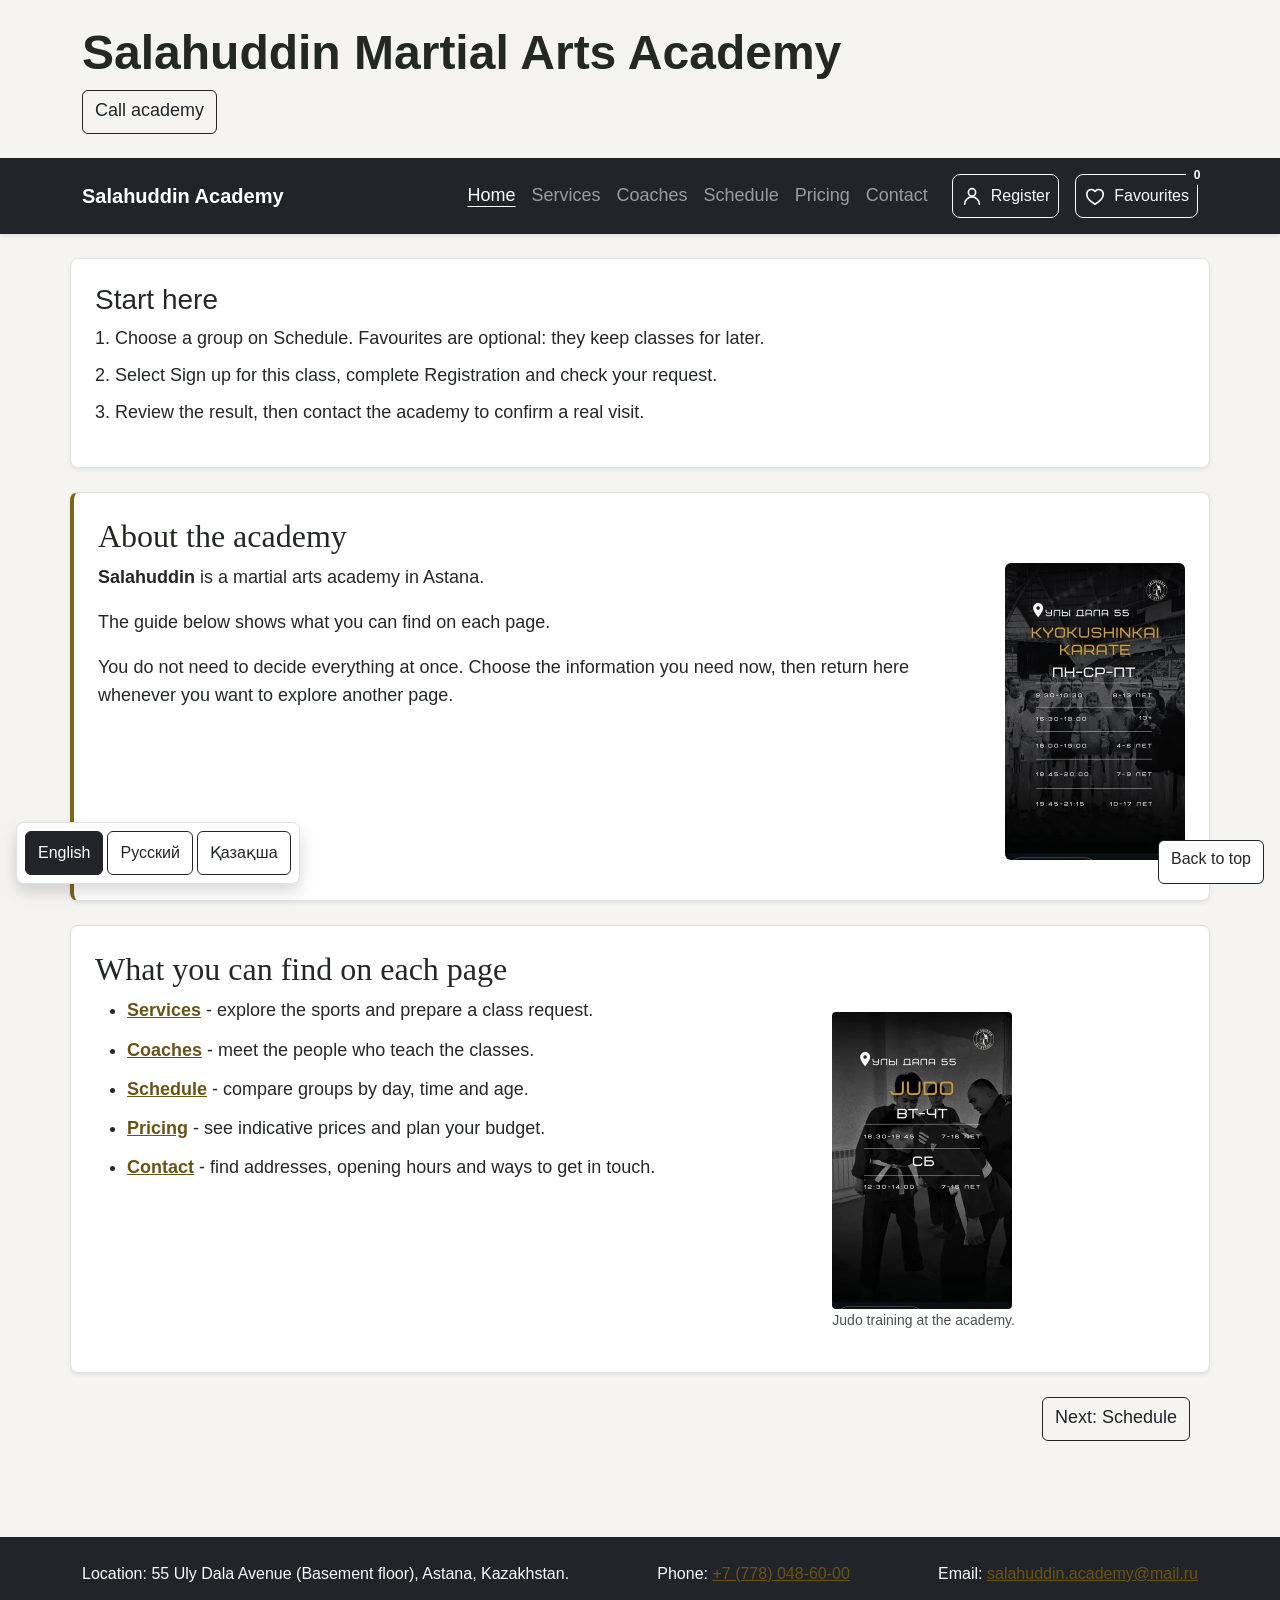
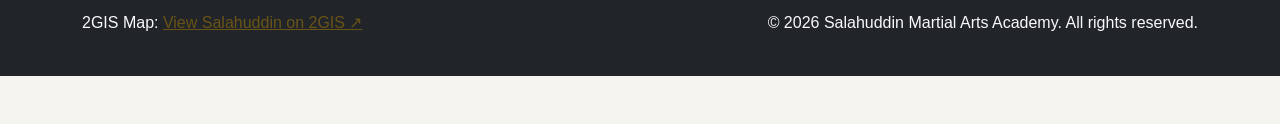
<file: index.html>
<!DOCTYPE html>
<html lang="en">
<head>
    <meta charset="UTF-8">
    <meta name="viewport" content="width=device-width, initial-scale=1.0">
    <meta name="description" content="Salahuddin Martial Arts Academy in Astana. Addresses, published class information and contacts.">
    <title>Salahuddin Academy | Home</title>

    <link href="https://cdn.jsdelivr.net/npm/bootstrap@5.3.3/dist/css/bootstrap.min.css" rel="stylesheet">
    <link rel="stylesheet" href="css/style.css">
</head>
<body>
    <a class="skip-link" href="#main-content">Skip to content</a>

    <header class="container pt-4 pb-3" id="top">
        <h1 class="display-5 fw-bold">Salahuddin Martial Arts Academy</h1>
    </header>


    <nav class="navbar navbar-expand-lg navbar-dark bg-dark shadow-sm" aria-label="Main navigation">
        <div class="container">
            <a class="navbar-brand fw-semibold" href="index.html">Salahuddin Academy</a>
            <button id="menu-toggle" class="navbar-toggler" type="button" data-bs-toggle="collapse" data-bs-target="#academyNavbar" aria-controls="academyNavbar" aria-expanded="false" aria-label="Toggle navigation">
                <span class="navbar-toggler-icon"></span>
            </button>
            <div class="collapse navbar-collapse" id="academyNavbar">
                <ul class="navbar-nav ms-auto">
                    <li class="nav-item"><a class="nav-link active" aria-current="page" href="index.html">Home</a></li>
                    <li class="nav-item"><a class="nav-link" href="services.html">Services</a></li>
                    <li class="nav-item"><a class="nav-link" href="coaches.html">Coaches</a></li>
                    <li class="nav-item"><a class="nav-link" href="schedule.html">Schedule</a></li>
                    <li class="nav-item"><a class="nav-link" href="pricing.html">Pricing</a></li>
                    <li class="nav-item"><a class="nav-link" href="contact.html">Contact</a></li>
                </ul>
            </div>
        </div>
    </nav>

    <main class="container py-4" id="main-content">

        <div class="row g-4">
        <article class="content-panel col-12 bg-white border rounded-3 shadow-sm p-4" id="about-club">
            <h2>About the academy</h2>
            <p><img width="360" height="594" loading="eager" decoding="async" class="img-fluid poster-thumb rounded d-block d-md-inline float-md-end ms-md-4 mb-3" src="images/uly-dala-karate-cropped.webp" alt="Karate group shown on the academy timetable">
                <strong>Salahuddin</strong> is a martial arts academy in Astana.</p>
            <p>The guide below shows what you can find on each page.</p>
            <p class="mb-0">You do not need to decide everything at once. Choose the information you need now, then return here whenever you want to explore another page.</p>
        </article>
        <section class="content-panel col-12 bg-white border rounded-3 shadow-sm p-4" aria-labelledby="home-page-guide-title">
            <h2 id="home-page-guide-title">What you can find on each page</h2>

            <div class="row g-3 align-items-start">
            <div class="col-12 col-md-8">
            <ul class="mb-0" id="home-explore-links">
                <li><a href="services.html">Services</a> - explore the sports and prepare a class request.</li>
                <li><a href="coaches.html">Coaches</a> - meet the people who teach the classes.</li>
                <li><a href="schedule.html">Schedule</a> - compare groups by day, time and age.</li>
                <li><a href="pricing.html">Pricing</a> - see indicative prices and plan your budget.</li>
                <li><a href="contact.html">Contact</a> - find addresses, opening hours and ways to get in touch.</li>
            </ul>
            </div>
            <div class="col-12 col-md-4">
            <figure>
                <img class="poster-thumb" width="360" height="594" loading="lazy" decoding="async" src="images/uly-dala-judo-cropped.webp" alt="Academy judo timetable for Uly Dala 55 with a group photograph">
                <figcaption>Judo training at the academy.</figcaption>
            </figure>
            </div>
            </div>
        </section>


            </div>
</main>

    <footer class="container-fluid bg-dark text-light mt-5 py-4">
        <div class="container text-center text-md-start d-flex flex-column flex-md-row flex-wrap gap-2 justify-content-between">
        <p>Location: 55 Uly Dala Avenue (Basement floor), Astana, Kazakhstan.</p>
            <p>Phone: <a href="tel:+77780486000">+7 (778) 048-60-00</a></p>
            <p>Email: <a href="mailto:salahuddin.academy@mail.ru">salahuddin.academy@mail.ru</a></p>
        <p>2GIS Map: <a href="https://2gis.kz/astana/firm/70000001078856416" target="_blank" rel="noopener noreferrer">View Salahuddin on 2GIS<span aria-hidden="true"> ↗</span><span class="visually-hidden"> (Opens in a new tab)</span></a></p>
            <p>&copy; 2026 Salahuddin Martial Arts Academy. All rights reserved.</p>
        </div>
    </footer>
    <a class="btn btn-outline-dark back-to-top" href="#top">Back to top</a>
    <script src="https://cdn.jsdelivr.net/npm/bootstrap@5.3.3/dist/js/bootstrap.bundle.min.js"></script>
    <script src="js/main.js" defer></script>
    <script src="js/language.js" defer></script>
</body>
</html>
</file>
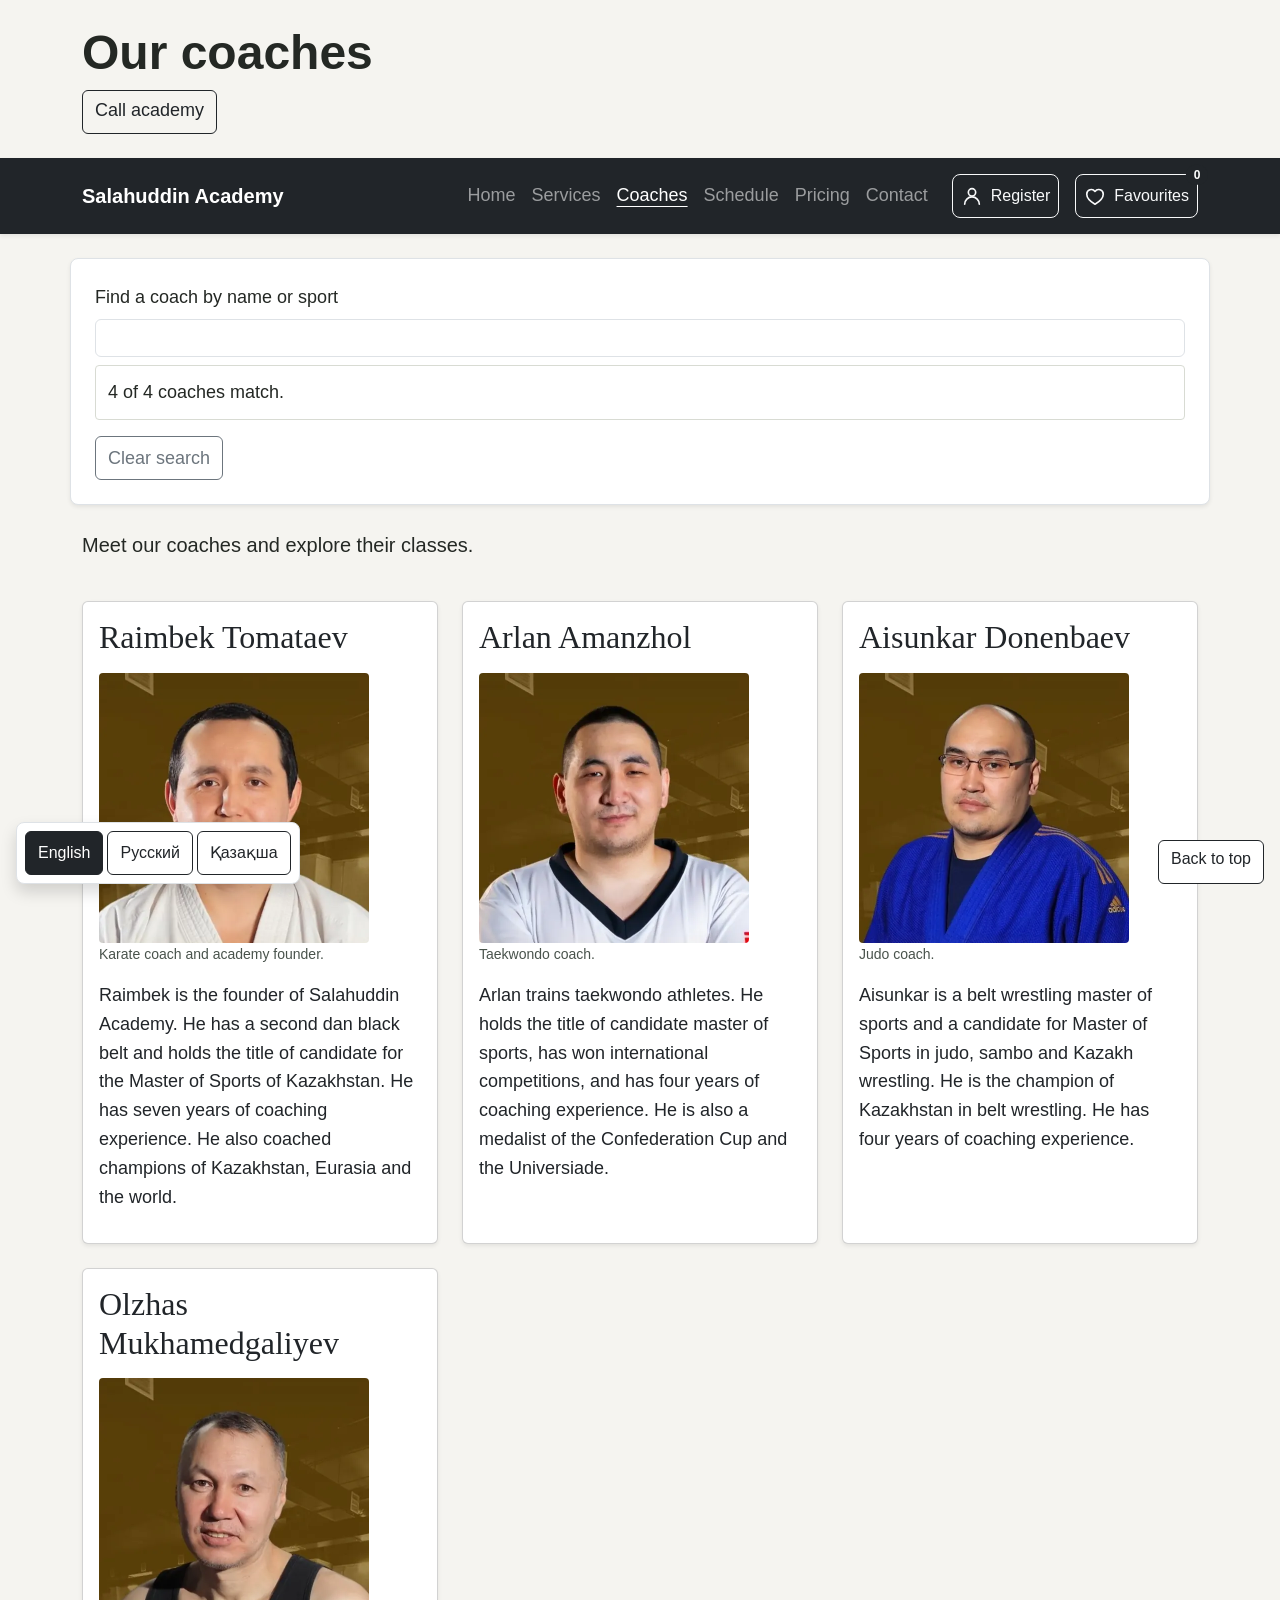
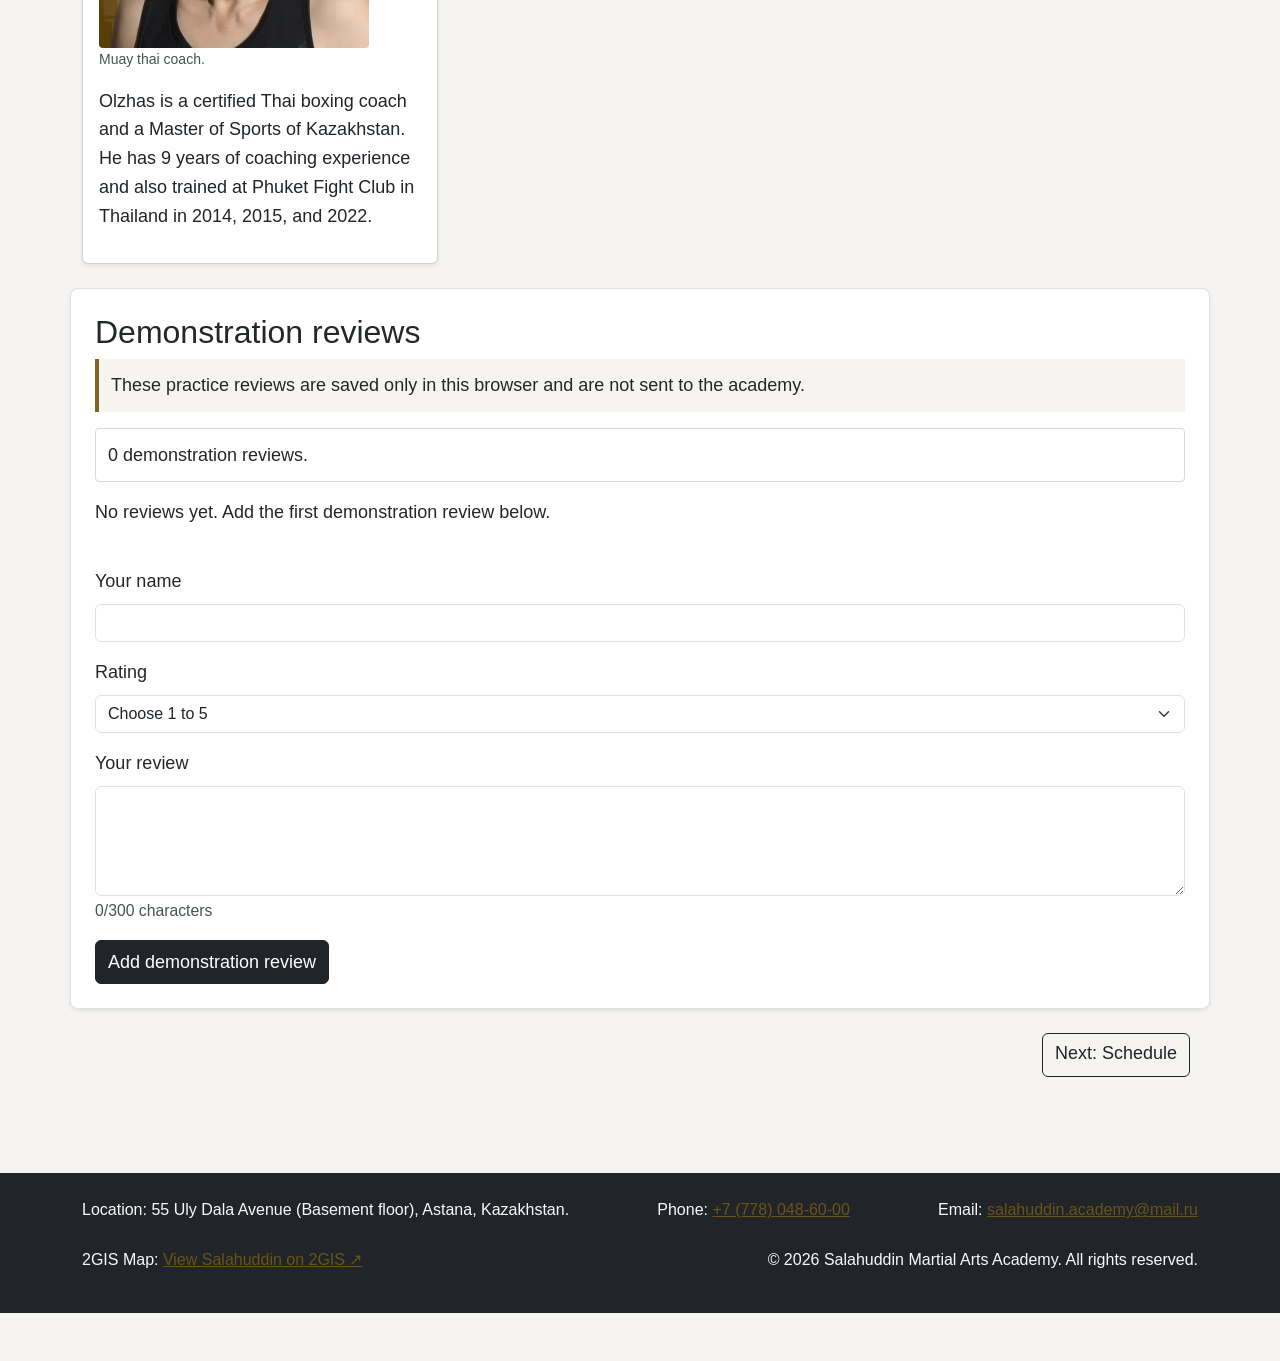
<file: coaches.html>
<!DOCTYPE html>
<html lang="en">
<head>
    <meta charset="UTF-8">
    <meta name="viewport" content="width=device-width, initial-scale=1.0">
    <meta name="description" content="Our coaches in Astana. Addresses, published class information and contacts.">
    <title>Salahuddin Academy | Coaches</title>

    <link href="https://cdn.jsdelivr.net/npm/bootstrap@5.3.3/dist/css/bootstrap.min.css" rel="stylesheet">
    <link rel="stylesheet" href="css/style.css">
</head>
<body>
    <a class="skip-link" href="#main-content">Skip to content</a>



    <header class="container pt-4 pb-3" id="top">
        <h1 class="display-5 fw-bold">Our coaches</h1>
    </header>


    <nav class="navbar navbar-expand-lg navbar-dark bg-dark shadow-sm" aria-label="Main navigation">
        <div class="container">
            <a class="navbar-brand fw-semibold" href="index.html">Salahuddin Academy</a>
            <button id="menu-toggle" class="navbar-toggler" type="button" data-bs-toggle="collapse" data-bs-target="#academyNavbar" aria-controls="academyNavbar" aria-expanded="false" aria-label="Toggle navigation">
                <span class="navbar-toggler-icon"></span>
            </button>
            <div class="collapse navbar-collapse" id="academyNavbar">
                <ul class="navbar-nav ms-auto">
                    <li class="nav-item"><a class="nav-link" href="index.html">Home</a></li>
                    <li class="nav-item"><a class="nav-link" href="services.html">Services</a></li>
                    <li class="nav-item"><a class="nav-link active" aria-current="page" href="coaches.html">Coaches</a></li>
                    <li class="nav-item"><a class="nav-link" href="schedule.html">Schedule</a></li>
                    <li class="nav-item"><a class="nav-link" href="pricing.html">Pricing</a></li>
                    <li class="nav-item"><a class="nav-link" href="contact.html">Contact</a></li>
                </ul>
            </div>
        </div>
    </nav>

    <main class="container py-4" id="main-content">
        <div class="row g-4">

        <p class="lead col-12 text-center text-md-start">Meet our coaches and explore their classes.</p>
       <article class="content-panel col-12 col-md-6 col-lg-4"><div class="card shadow-sm h-100"><div class="card-body">
            <h2>Raimbek Tomataev</h2>
            <figure class="poster">
                <img width="540" height="540" loading="lazy" decoding="async" src="images/raimbek-karate-cropped.webp" alt="Coach in martial arts uniform">
                <figcaption>Karate coach and academy founder.</figcaption>
            </figure>
            <p>Raimbek is the founder of Salahuddin Academy. He has a second dan black belt and holds the title of candidate for the Master of Sports of Kazakhstan. He has seven years of coaching experience. He also coached champions of Kazakhstan, Eurasia and the world.</p>

            </div></div></article>
        <article class="content-panel col-12 col-md-6 col-lg-4"><div class="card shadow-sm h-100"><div class="card-body">
            <h2>Arlan Amanzhol</h2>
            <figure class="poster">
                <img width="540" height="540" loading="lazy" decoding="async" src="images/arman-taekwondo-cropped.webp" alt="Coach in martial arts uniform">
                <figcaption>Taekwondo coach.</figcaption>
            </figure>
            <p>Arlan trains taekwondo athletes. He holds the title of candidate master of sports, has won international competitions, and has four years of coaching experience.
                He is also a medalist of the Confederation Cup and the Universiade.</p>

            </div></div></article>
        <article class="content-panel col-12 col-md-6 col-lg-4"><div class="card shadow-sm h-100"><div class="card-body">
            <h2>Aisunkar Donenbaev</h2>
            <figure class="poster">
                <img width="540" height="540" loading="lazy" decoding="async" src="images/aisunkar-judo-cropped.webp" alt="Coach in martial arts uniform">
                <figcaption>Judo coach.</figcaption>
            </figure>
            <p>Aisunkar is a belt wrestling master of sports and a candidate for Master of Sports in judo, sambo and Kazakh wrestling. He is the champion of Kazakhstan in belt wrestling. He has four years of coaching experience.</p>

            </div></div></article>
        <article class="content-panel col-12 col-md-6 col-lg-4"><div class="card shadow-sm h-100"><div class="card-body">
            <h2>Olzhas Mukhamedgaliyev</h2>
            <figure class="poster">
                <img width="540" height="540" loading="lazy" decoding="async" src="images/olzhas-muay-thai-cropped.webp" alt="Coach in martial arts uniform">
                <figcaption>Muay thai coach.</figcaption>
            </figure>
            <p>Olzhas is a certified Thai boxing coach and a Master of Sports of Kazakhstan.
                He has 9 years of coaching experience and also trained at Phuket Fight Club in Thailand in 2014, 2015, and 2022.</p>


            </div></div></article>
            </div>
</main>

    <footer class="container-fluid bg-dark text-light mt-5 py-4">
        <div class="container text-center text-md-start d-flex flex-column flex-md-row flex-wrap gap-2 justify-content-between">
        <p>Location: 55 Uly Dala Avenue (Basement floor), Astana, Kazakhstan.</p>
        <p>Phone: <a href="tel:+77780486000">+7 (778) 048-60-00</a></p>
        <p>Email: <a href="mailto:salahuddin.academy@mail.ru">salahuddin.academy@mail.ru</a></p>
        <p>2GIS Map: <a href="https://2gis.kz/astana/firm/70000001078856416" target="_blank" rel="noopener noreferrer">View Salahuddin on 2GIS<span aria-hidden="true"> ↗</span><span class="visually-hidden"> (Opens in a new tab)</span></a></p>
        <p>&copy; 2026 Salahuddin Martial Arts Academy. All rights reserved.</p>
        </div>
    </footer>
    <a class="btn btn-outline-dark back-to-top" href="#top">Back to top</a>
    <script src="https://cdn.jsdelivr.net/npm/bootstrap@5.3.3/dist/js/bootstrap.bundle.min.js"></script>
    <script src="https://code.jquery.com/jquery-3.7.1.min.js" defer></script>
    <script src="js/main.js" defer></script>
    <script src="js/jquery-assignment.js" defer></script>
    <script src="js/reviews.js" defer></script>
    <script src="js/language.js" defer></script>
</body>
</html>
</file>
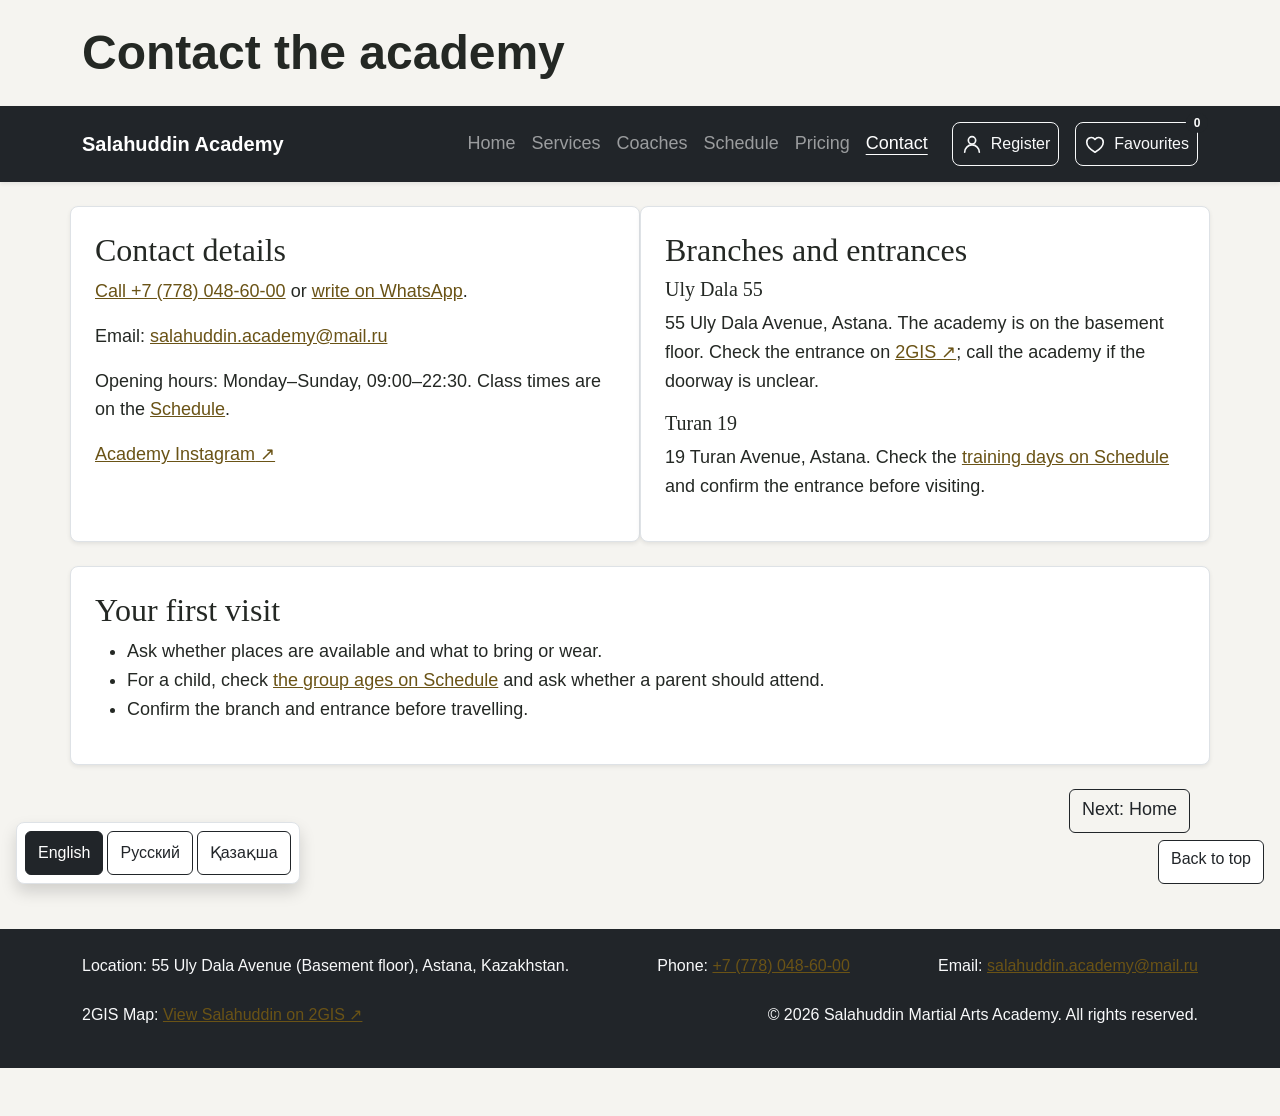
<file: contact.html>
<!DOCTYPE html>
<html lang="en">
<head>
    <meta charset="UTF-8">
    <meta name="viewport" content="width=device-width, initial-scale=1.0">
    <meta name="description" content="Contact the academy for Salahuddin Academy in Astana.">
    <title>Salahuddin Academy | Contact</title>

    <link href="https://cdn.jsdelivr.net/npm/bootstrap@5.3.3/dist/css/bootstrap.min.css" rel="stylesheet">
    <link rel="stylesheet" href="css/style.css">
</head>
<body>
    <a class="skip-link" href="#main-content">Skip to content</a>



    <header class="container pt-4 pb-3" id="top">
        <h1 class="display-5 fw-bold">Contact the academy</h1>
    </header>


    <nav class="navbar navbar-expand-lg navbar-dark bg-dark shadow-sm" aria-label="Main navigation">
        <div class="container">
            <a class="navbar-brand fw-semibold" href="index.html">Salahuddin Academy</a>
            <button id="menu-toggle" class="navbar-toggler" type="button" data-bs-toggle="collapse" data-bs-target="#academyNavbar" aria-controls="academyNavbar" aria-expanded="false" aria-label="Toggle navigation">
                <span class="navbar-toggler-icon"></span>
            </button>
            <div class="collapse navbar-collapse" id="academyNavbar">
                <ul class="navbar-nav ms-auto">
                    <li class="nav-item"><a class="nav-link" href="index.html">Home</a></li>
                    <li class="nav-item"><a class="nav-link" href="services.html">Services</a></li>
                    <li class="nav-item"><a class="nav-link" href="coaches.html">Coaches</a></li>
                    <li class="nav-item"><a class="nav-link" href="schedule.html">Schedule</a></li>
                    <li class="nav-item"><a class="nav-link" href="pricing.html">Pricing</a></li>
                    <li class="nav-item"><a class="nav-link active" aria-current="page" href="contact.html">Contact</a></li>
                </ul>
            </div>
        </div>
    </nav>

    <main class="container py-4" id="main-content">
        <div class="row g-4">

        <section class="content-panel col-12 col-lg-6 bg-white border rounded-3 shadow-sm p-4" id="contacts">
            <h2>Contact details</h2>
            <p><a href="tel:+77780486000">Call +7 (778) 048-60-00</a> or <a href="https://wa.me/77780486000">write on WhatsApp</a>.</p>
            <p>Email: <a href="mailto:salahuddin.academy@mail.ru">salahuddin.academy@mail.ru</a></p>
            <p>Opening hours: Monday–Sunday, 09:00–22:30. Class times are on the <a href="schedule.html">Schedule</a>.</p>
            <p><a href="https://instagram.com/salahuddin.academy" target="_blank" rel="noopener noreferrer">Academy Instagram<span aria-hidden="true"> ↗</span><span class="visually-hidden"> (Opens in a new tab)</span></a></p>
        </section>
        <section class="content-panel col-12 col-lg-6 bg-white border rounded-3 shadow-sm p-4">
            <h2>Branches and entrances</h2>
            <h3 class="h5">Uly Dala 55</h3>
            <p>55 Uly Dala Avenue, Astana. The academy is on the basement floor. Check the entrance on <a href="https://2gis.kz/astana/firm/70000001078856416" target="_blank" rel="noopener noreferrer">2GIS<span aria-hidden="true"> ↗</span><span class="visually-hidden"> (Opens in a new tab)</span></a>; call the academy if the doorway is unclear.</p>
            <h3 class="h5">Turan 19</h3>
            <p>19 Turan Avenue, Astana. Check the <a href="schedule.html#turan-19">training days on Schedule</a> and confirm the entrance before visiting.</p>
        </section>
        <section class="content-panel col-12 bg-white border rounded-3 shadow-sm p-4">
            <h2>Your first visit</h2>
            <ul>
                <li>Ask whether places are available and what to bring or wear.</li>
                <li>For a child, check <a href="schedule.html">the group ages on Schedule</a> and ask whether a parent should attend.</li>
                <li>Confirm the branch and entrance before travelling.</li>
            </ul>
        </section>
            </div>
</main>

    <footer class="container-fluid bg-dark text-light mt-5 py-4">
        <div class="container text-center text-md-start d-flex flex-column flex-md-row flex-wrap gap-2 justify-content-between">
        <p>Location: 55 Uly Dala Avenue (Basement floor), Astana, Kazakhstan.</p>
        <p>Phone: <a href="tel:+77780486000">+7 (778) 048-60-00</a></p>
        <p>Email: <a href="mailto:salahuddin.academy@mail.ru">salahuddin.academy@mail.ru</a></p>
        <p>2GIS Map: <a href="https://2gis.kz/astana/firm/70000001078856416" target="_blank" rel="noopener noreferrer">View Salahuddin on 2GIS<span aria-hidden="true"> ↗</span><span class="visually-hidden"> (Opens in a new tab)</span></a></p>
        <p>&copy; 2026 Salahuddin Martial Arts Academy. All rights reserved.</p>
        </div>
    </footer>
    <a class="btn btn-outline-dark back-to-top" href="#top">Back to top</a>
    <script src="https://cdn.jsdelivr.net/npm/bootstrap@5.3.3/dist/js/bootstrap.bundle.min.js"></script>
    <script src="js/main.js" defer></script>
    <script src="js/language.js" defer></script>
</body>
</html>
</file>
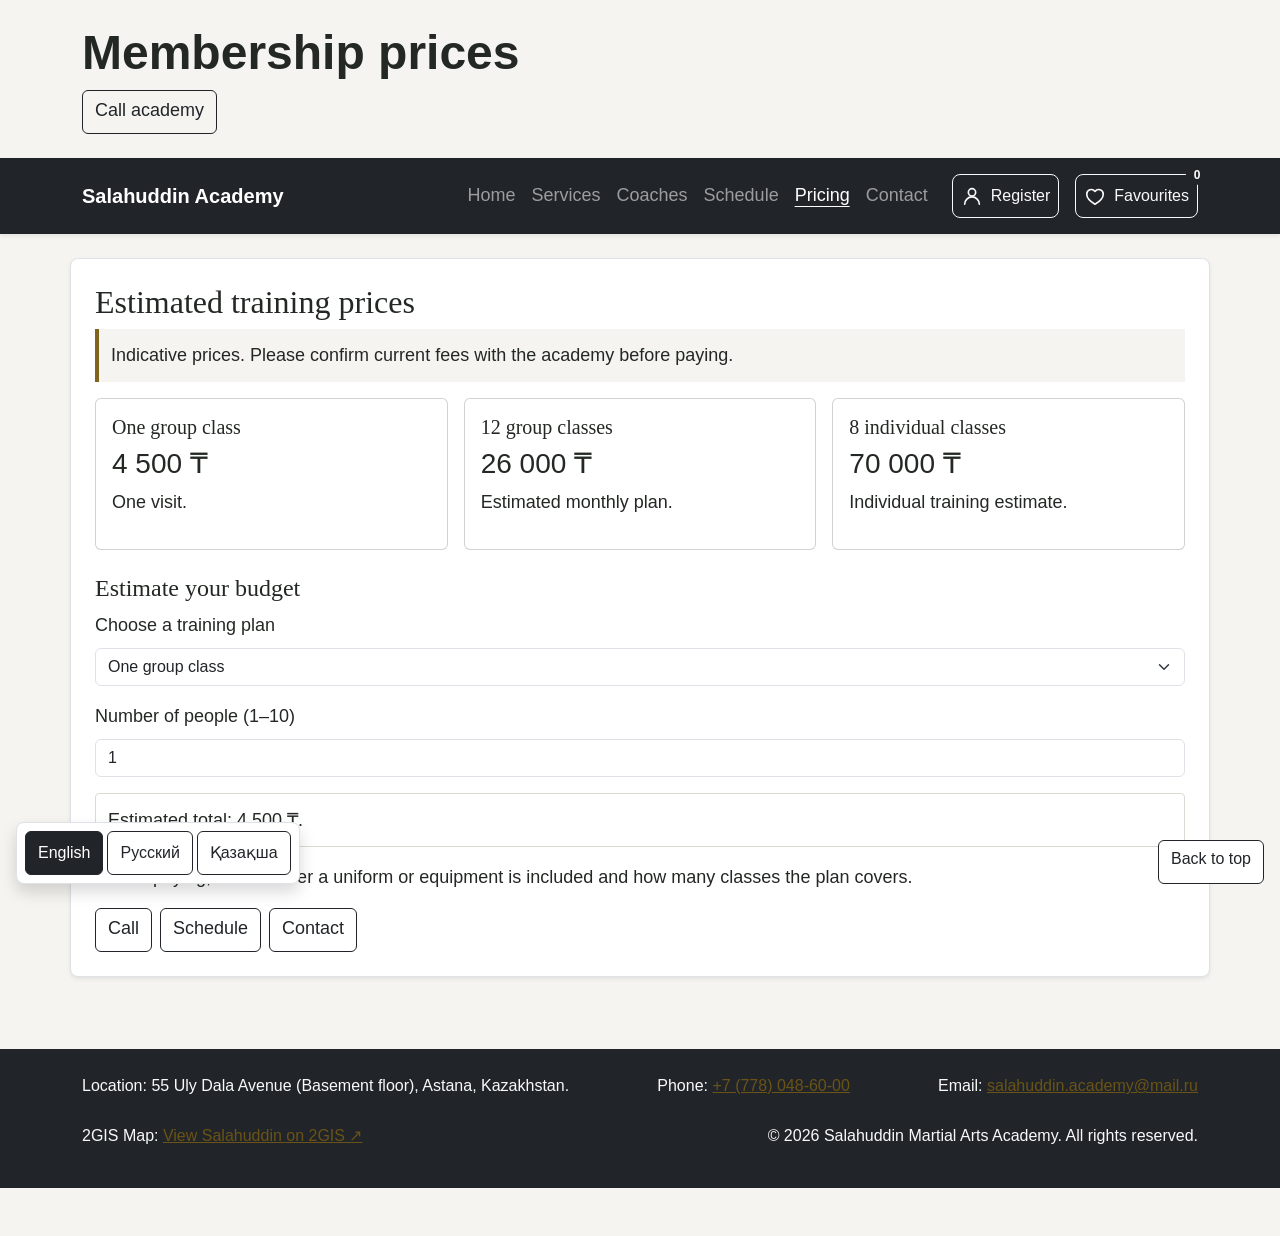
<file: pricing.html>
<!DOCTYPE html>
<html lang="en">
<head>
    <meta charset="UTF-8">
    <meta name="viewport" content="width=device-width, initial-scale=1.0">
    <meta name="description" content="Membership prices for Salahuddin Academy in Astana.">
    <title>Salahuddin Academy | Pricing</title>

    <link href="https://cdn.jsdelivr.net/npm/bootstrap@5.3.3/dist/css/bootstrap.min.css" rel="stylesheet">
    <link rel="stylesheet" href="css/style.css">
</head>
<body>
    <a class="skip-link" href="#main-content">Skip to content</a>



    <header class="container pt-4 pb-3" id="top">
        <h1 class="display-5 fw-bold">Membership prices</h1>
    </header>


    <nav class="navbar navbar-expand-lg navbar-dark bg-dark shadow-sm" aria-label="Main navigation">
        <div class="container">
            <a class="navbar-brand fw-semibold" href="index.html">Salahuddin Academy</a>
            <button id="menu-toggle" class="navbar-toggler" type="button" data-bs-toggle="collapse" data-bs-target="#academyNavbar" aria-controls="academyNavbar" aria-expanded="false" aria-label="Toggle navigation">
                <span class="navbar-toggler-icon"></span>
            </button>
            <div class="collapse navbar-collapse" id="academyNavbar">
                <ul class="navbar-nav ms-auto">
                    <li class="nav-item"><a class="nav-link" href="index.html">Home</a></li>
                    <li class="nav-item"><a class="nav-link" href="services.html">Services</a></li>
                    <li class="nav-item"><a class="nav-link" href="coaches.html">Coaches</a></li>
                    <li class="nav-item"><a class="nav-link" href="schedule.html">Schedule</a></li>
                    <li class="nav-item"><a class="nav-link active" aria-current="page" href="pricing.html">Pricing</a></li>
                    <li class="nav-item"><a class="nav-link" href="contact.html">Contact</a></li>
                </ul>
            </div>
        </div>
    </nav>

    <main class="container py-4" id="main-content">
        <div class="row g-4">
            <section class="content-panel col-12 bg-white border rounded-3 shadow-sm p-4" id="prices">
                <h2>Estimated training prices</h2>
                <p class="form-note">Indicative prices. Please confirm current fees with the academy before paying.</p>
                <div class="row g-3 mb-4">
                    <div class="col-12 col-md-4"><div class="card card-body h-100"><h3 class="h5">One group class</h3><p class="h3">4 500 ₸</p><p>One visit.</p></div></div>
                    <div class="col-12 col-md-4"><div class="card card-body h-100"><h3 class="h5">12 group classes</h3><p class="h3">26 000 ₸</p><p>Estimated monthly plan.</p></div></div>
                    <div class="col-12 col-md-4"><div class="card card-body h-100"><h3 class="h5">8 individual classes</h3><p class="h3">70 000 ₸</p><p>Individual training estimate.</p></div></div>
                </div>
                <h3 class="h4">Estimate your budget</h3>
                <label class="form-label" for="budget-plan">Choose a training plan</label>
                <select class="form-select mb-3" id="budget-plan"><option value="4500">One group class</option><option value="26000">12 group classes</option><option value="70000">8 individual classes</option></select>
                <label class="form-label" for="budget-people">Number of people (1–10)</label>
                <input class="form-control mb-3" id="budget-people" type="number" min="1" max="10" value="1">
                <p class="form-message" id="budget-total" aria-live="polite">Estimated total: 4 500 ₸.</p>
                <p>Before paying, ask whether a uniform or equipment is included and how many classes the plan covers.</p>
                <nav aria-label="Next steps" class="d-flex flex-wrap gap-2">
                    <a class="btn btn-outline-dark" href="tel:+77780486000">Call</a>
                    <a class="btn btn-outline-dark" href="schedule.html">Schedule</a>
                    <a class="btn btn-outline-dark" href="contact.html">Contact</a>
                </nav>
            </section>
        </div>
    </main>

    <footer class="container-fluid bg-dark text-light mt-5 py-4">
        <div class="container text-center text-md-start d-flex flex-column flex-md-row flex-wrap gap-2 justify-content-between">
        <p>Location: 55 Uly Dala Avenue (Basement floor), Astana, Kazakhstan.</p>
        <p>Phone: <a href="tel:+77780486000">+7 (778) 048-60-00</a></p>
        <p>Email: <a href="mailto:salahuddin.academy@mail.ru">salahuddin.academy@mail.ru</a></p>
        <p>2GIS Map: <a href="https://2gis.kz/astana/firm/70000001078856416" target="_blank" rel="noopener noreferrer">View Salahuddin on 2GIS<span aria-hidden="true"> ↗</span><span class="visually-hidden"> (Opens in a new tab)</span></a></p>
        <p>&copy; 2026 Salahuddin Martial Arts Academy. All rights reserved.</p>
        </div>
    </footer>
    <a class="btn btn-outline-dark back-to-top" href="#top">Back to top</a>
    <script src="https://cdn.jsdelivr.net/npm/bootstrap@5.3.3/dist/js/bootstrap.bundle.min.js"></script>
    <script src="js/main.js" defer></script>
    <script src="js/language.js" defer></script>
</body>
</html>
</file>
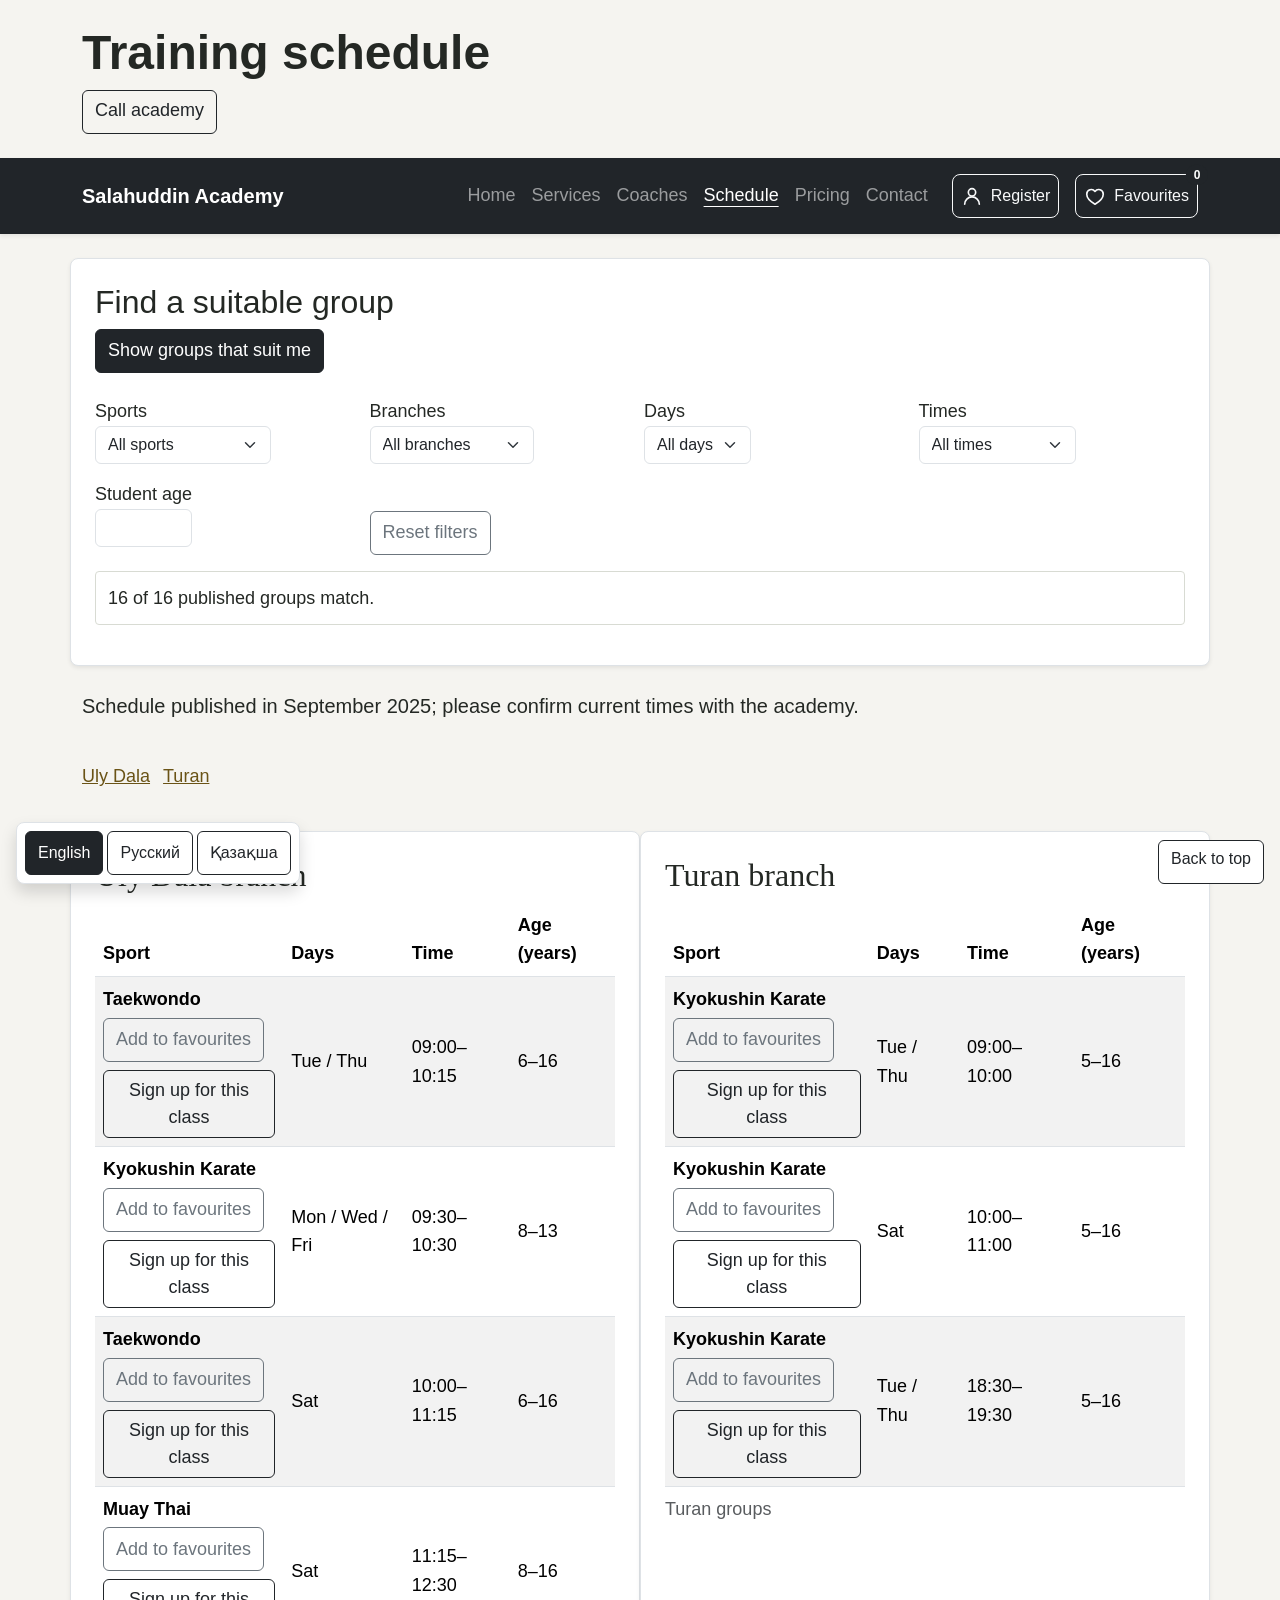
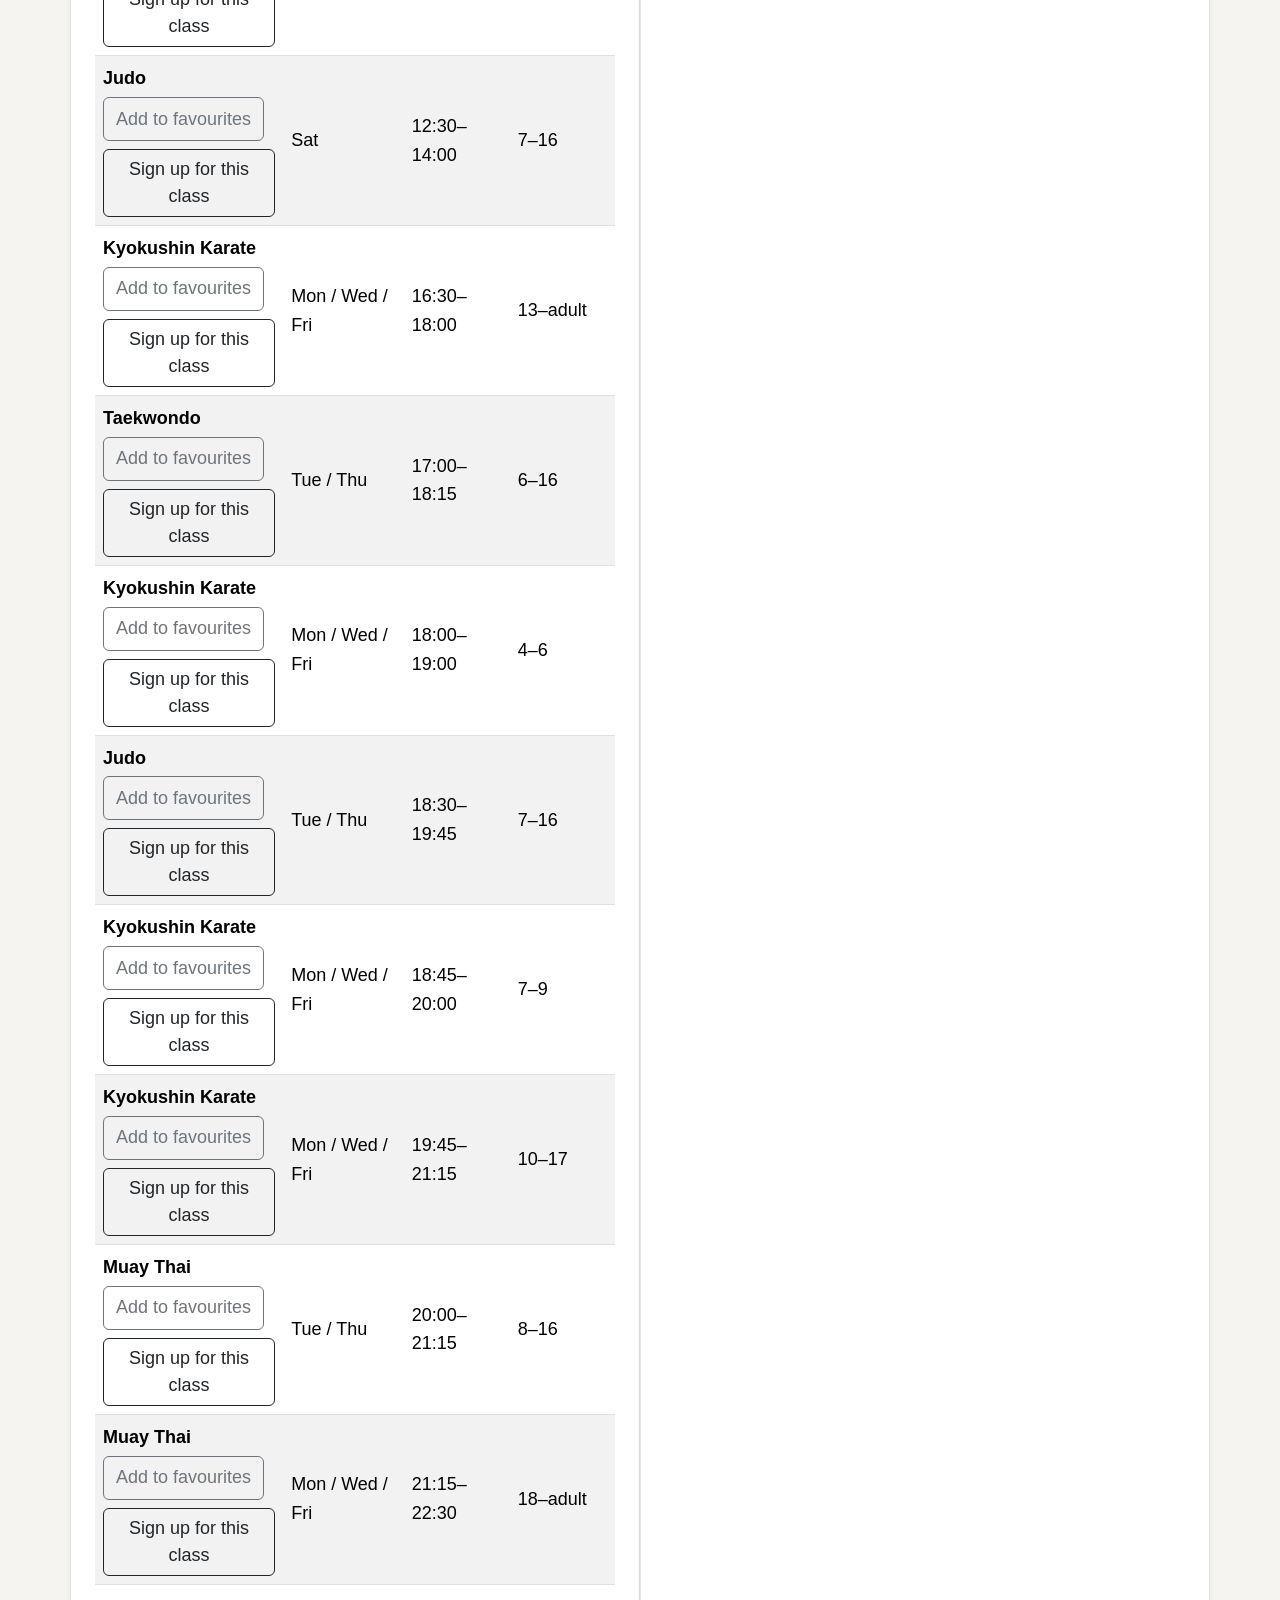
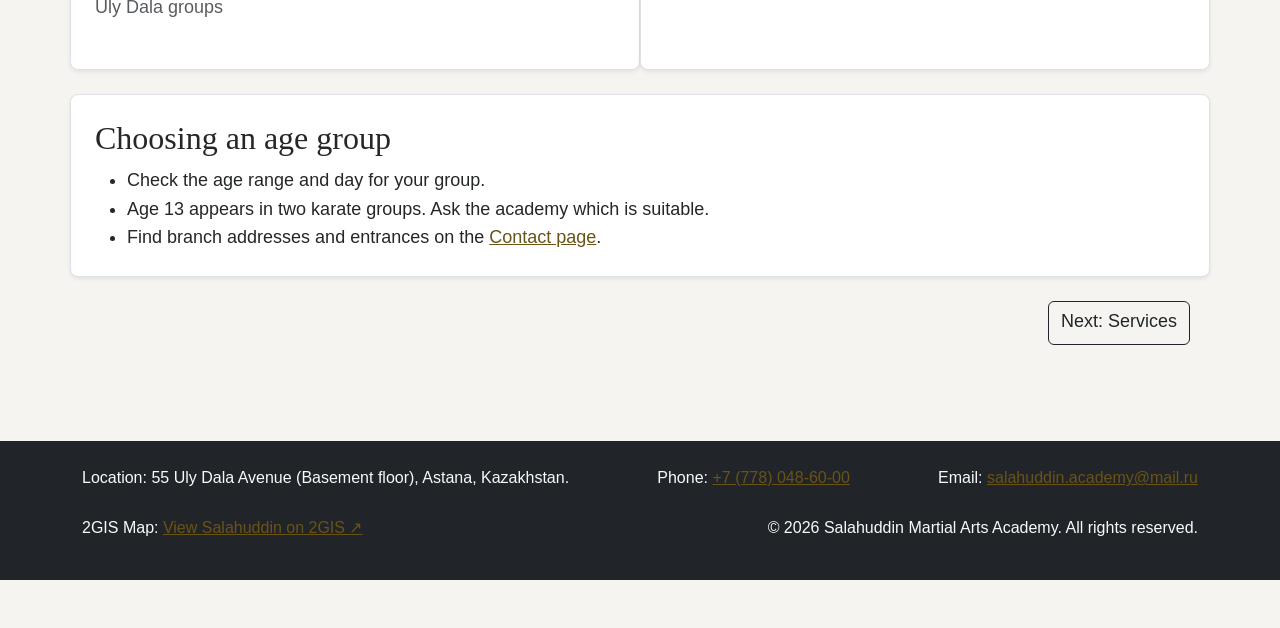
<file: schedule.html>
<!DOCTYPE html>
<html lang="en">
<head>
    <meta charset="UTF-8">
    <meta name="viewport" content="width=device-width, initial-scale=1.0">
    <meta name="description" content="Training schedule in Astana. Addresses, published class information and contacts.">
    <title>Salahuddin Academy | Schedule</title>

    <link href="https://cdn.jsdelivr.net/npm/bootstrap@5.3.3/dist/css/bootstrap.min.css" rel="stylesheet">
    <link rel="stylesheet" href="css/style.css">
</head>
<body>
    <a class="skip-link" href="#main-content">Skip to content</a>



    <header class="container pt-4 pb-3" id="top">
        <h1 class="display-5 fw-bold">Training schedule</h1>
    </header>


    <nav class="navbar navbar-expand-lg navbar-dark bg-dark shadow-sm" aria-label="Main navigation">
        <div class="container">
            <a class="navbar-brand fw-semibold" href="index.html">Salahuddin Academy</a>
            <button id="menu-toggle" class="navbar-toggler" type="button" data-bs-toggle="collapse" data-bs-target="#academyNavbar" aria-controls="academyNavbar" aria-expanded="false" aria-label="Toggle navigation">
                <span class="navbar-toggler-icon"></span>
            </button>
            <div class="collapse navbar-collapse" id="academyNavbar">
                <ul class="navbar-nav ms-auto">
                    <li class="nav-item"><a class="nav-link" href="index.html">Home</a></li>
                    <li class="nav-item"><a class="nav-link" href="services.html">Services</a></li>
                    <li class="nav-item"><a class="nav-link" href="coaches.html">Coaches</a></li>
                    <li class="nav-item"><a class="nav-link active" aria-current="page" href="schedule.html">Schedule</a></li>
                    <li class="nav-item"><a class="nav-link" href="pricing.html">Pricing</a></li>
                    <li class="nav-item"><a class="nav-link" href="contact.html">Contact</a></li>
                </ul>
            </div>
        </div>
    </nav>

    <main class="container py-4" id="main-content">
        <div class="row g-4">
        <p class="lead col-12 text-center text-md-start">Schedule published in September 2025; please confirm current times with the academy.</p>

        <ul class="col-12 list-inline">
            <li class="list-inline-item"><a href="#uly-dala">Uly Dala</a></li>
            <li class="list-inline-item"><a href="#turan-19">Turan</a></li>
        </ul>

        <section class="content-panel col-12 col-xl-6 bg-white border rounded-3 shadow-sm p-4" id="uly-dala">
            <h2>Uly Dala branch</h2>
            <div class="table-responsive"><table class="table table-striped table-hover align-middle">
                <caption>Uly Dala groups</caption>
                <thead>
                    <tr>
                        <th scope="col">Sport</th>
                        <th scope="col">Days</th>
                        <th scope="col">Time</th>
                        <th scope="col">Age (years)</th>
                    </tr>
                </thead>
                <tbody>
                    <tr>
                        <th scope="row">Karate</th>
                        <td>Mon / Wed / Fri</td>
                        <td>09:30–10:30</td>
                        <td>8–13</td>
                    </tr>
                    <tr>
                        <th scope="row">Karate</th>
                        <td>Mon / Wed / Fri</td>
                        <td>16:30–18:00</td>
                        <td>13+</td>
                    </tr>
                    <tr>
                        <th scope="row">Karate</th>
                        <td>Mon / Wed / Fri</td>
                        <td>18:00–19:00</td>
                        <td>4–6</td>
                    </tr>
                    <tr>
                        <th scope="row">Karate</th>
                        <td>Mon / Wed / Fri</td>
                        <td>18:45–20:00</td>
                        <td>7–9</td>
                    </tr>
                    <tr>
                        <th scope="row">Karate</th>
                        <td>Mon / Wed / Fri</td>
                        <td>19:45–21:15</td>
                        <td>10–17</td>
                    </tr>
                    <tr>
                        <th scope="row">Muay Thai</th>
                        <td>Mon / Wed / Fri</td>
                        <td>21:15–22:30</td>
                        <td>18+</td>
                    </tr>
                    <tr>
                        <th scope="row">Muay Thai</th>
                        <td>Tue / Thu</td>
                        <td>20:00–21:15</td>
                        <td>8–16</td>
                    </tr>
                    <tr>
                        <th scope="row">Muay Thai</th>
                        <td>Saturday</td>
                        <td>11:15–12:30</td>
                        <td>8–16</td>
                    </tr>
                    <tr>
                        <th scope="row">Judo</th>
                        <td>Tue / Thu</td>
                        <td>18:30–19:45</td>
                        <td>7–16</td>
                    </tr>
                    <tr>
                        <th scope="row">Judo</th>
                        <td>Saturday</td>
                        <td>12:30–14:00</td>
                        <td>7–16</td>
                    </tr>
                    <tr>
                        <th scope="row">Taekwondo</th>
                        <td>Tue / Thu</td>
                        <td>09:00–10:15</td>
                        <td>6–16</td>
                    </tr>
                    <tr>
                        <th scope="row">Taekwondo</th>
                        <td>Tue / Thu</td>
                        <td>17:00–18:15</td>
                        <td>6–16</td>
                    </tr>
                    <tr>
                        <th scope="row">Taekwondo</th>
                        <td>Saturday</td>
                        <td>10:00–11:15</td>
                        <td>6–16</td>
                    </tr>
                </tbody>
            </table></div>
        </section>
        <section class="content-panel col-12 col-xl-6 bg-white border rounded-3 shadow-sm p-4" id="turan-19">
            <h2>Turan branch</h2>
            <div class="table-responsive"><table class="table table-striped table-hover align-middle">
                <caption>Turan groups</caption>
                <thead>
                    <tr>
                        <th scope="col">Sport</th>
                        <th scope="col">Days</th>
                        <th scope="col">Time</th>
                        <th scope="col">Age (years)</th>
                    </tr>
                </thead>
                <tbody>
                    <tr>
                        <th scope="row">Karate</th>
                        <td>Tue / Thu</td>
                        <td>09:00–10:00</td>
                        <td>5–16</td>
                    </tr>
                    <tr>
                        <th scope="row">Karate</th>
                        <td>Tue / Thu</td>
                        <td>18:30–19:30</td>
                        <td>5–16</td>
                    </tr>
                    <tr>
                        <th scope="row">Karate</th>
                        <td>Saturday</td>
                        <td>10:00–11:00</td>
                        <td>5–16</td>
                    </tr>
                </tbody>
            </table></div>
        </section>
        <section class="content-panel col-12 bg-white border rounded-3 shadow-sm p-4">
            <h2>Choosing an age group</h2>
            <ul class="mb-0">
                <li>Check the age range and day for your group.</li>
                <li>Age 13 appears in two karate groups. Ask the academy which is suitable.</li>
                <li>Find branch addresses and entrances on the <a href="contact.html">Contact page</a>.</li>
            </ul>
        </section>

            </div>
</main>

    <footer class="container-fluid bg-dark text-light mt-5 py-4">
        <div class="container text-center text-md-start d-flex flex-column flex-md-row flex-wrap gap-2 justify-content-between">
        <p>Location: 55 Uly Dala Avenue (Basement floor), Astana, Kazakhstan.</p>
        <p>Phone: <a href="tel:+77780486000">+7 (778) 048-60-00</a></p>
        <p>Email: <a href="mailto:salahuddin.academy@mail.ru">salahuddin.academy@mail.ru</a></p>
        <p>2GIS Map: <a href="https://2gis.kz/astana/firm/70000001078856416" target="_blank" rel="noopener noreferrer">View Salahuddin on 2GIS<span aria-hidden="true"> ↗</span><span class="visually-hidden"> (Opens in a new tab)</span></a></p>
        <p>&copy; 2026 Salahuddin Martial Arts Academy. All rights reserved.</p>
        </div>
    </footer>
    <a class="btn btn-outline-dark back-to-top" href="#top">Back to top</a>
    <script src="https://cdn.jsdelivr.net/npm/bootstrap@5.3.3/dist/js/bootstrap.bundle.min.js"></script>
    <script src="https://code.jquery.com/jquery-3.7.1.min.js" defer></script>
    <script src="js/main.js" defer></script>
    <script src="js/jquery-assignment.js" defer></script>
    <script src="js/language.js" defer></script>
</body>
</html>
</file>
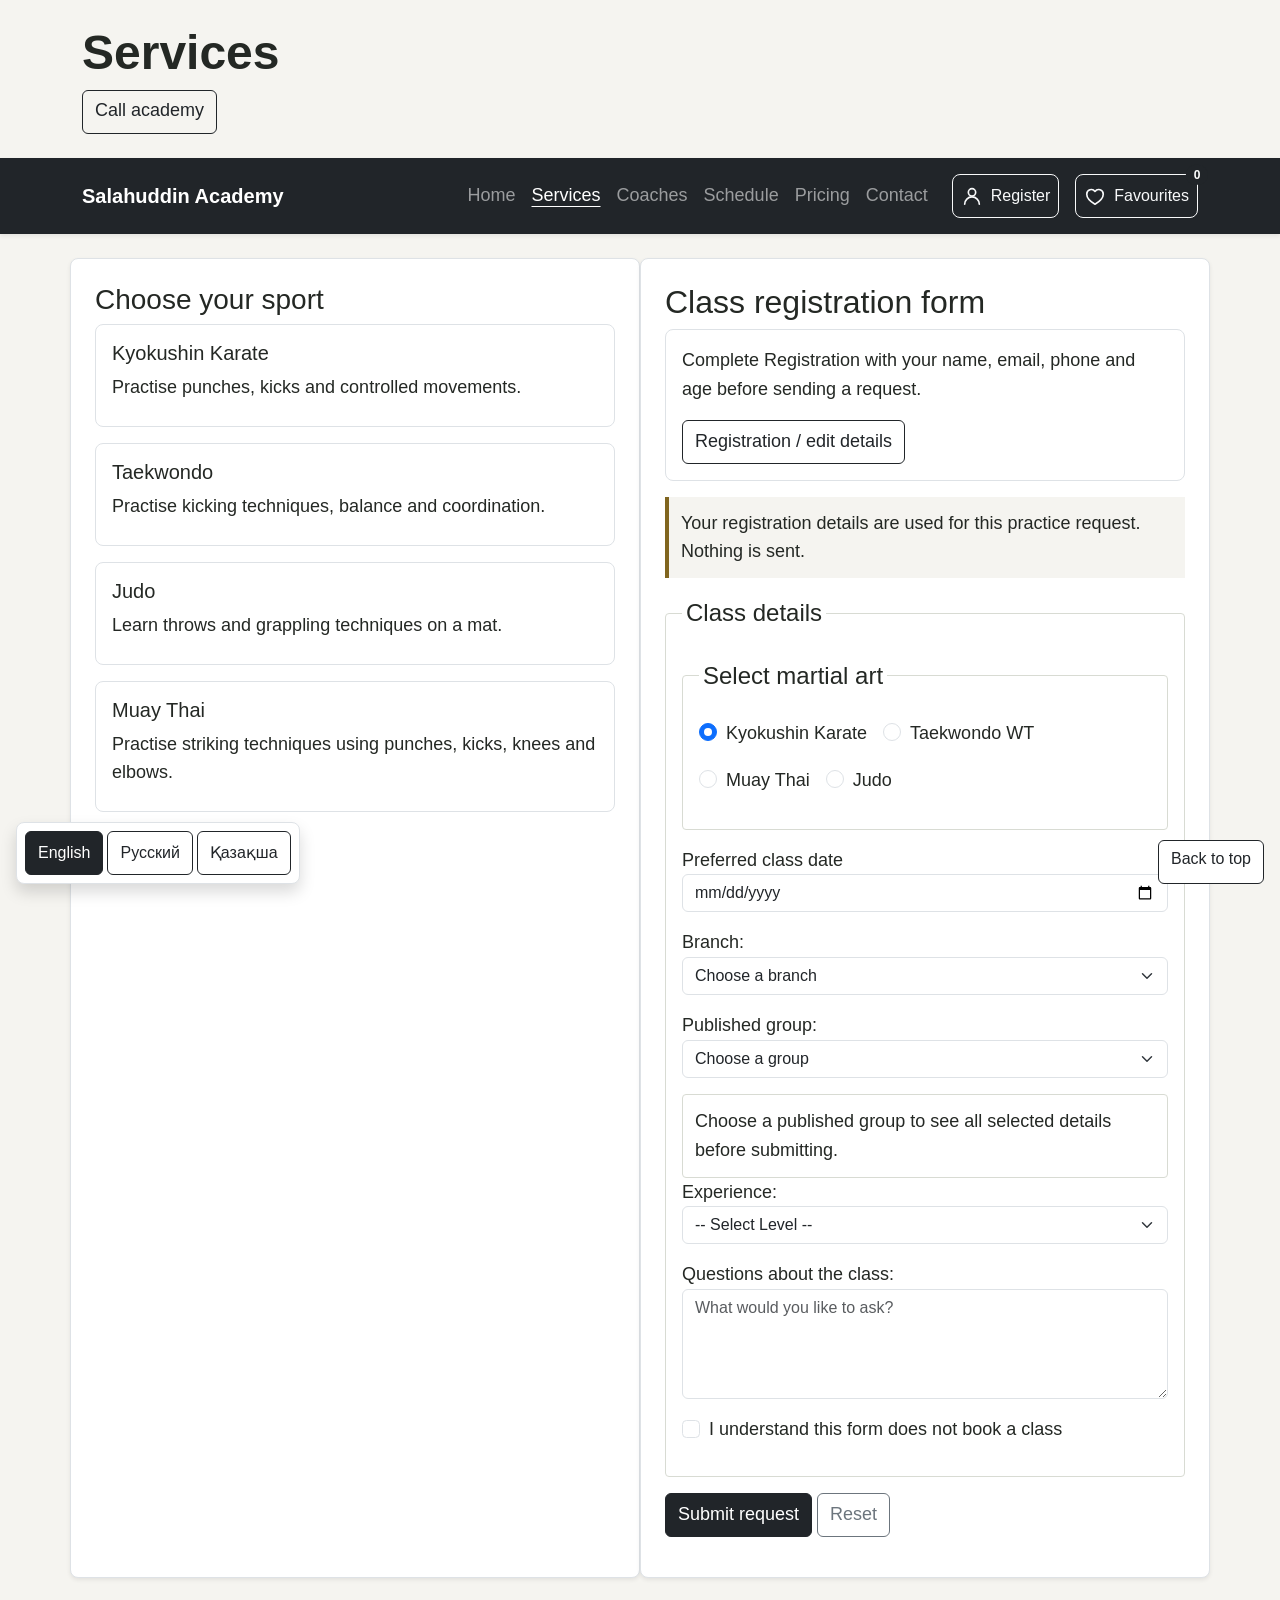
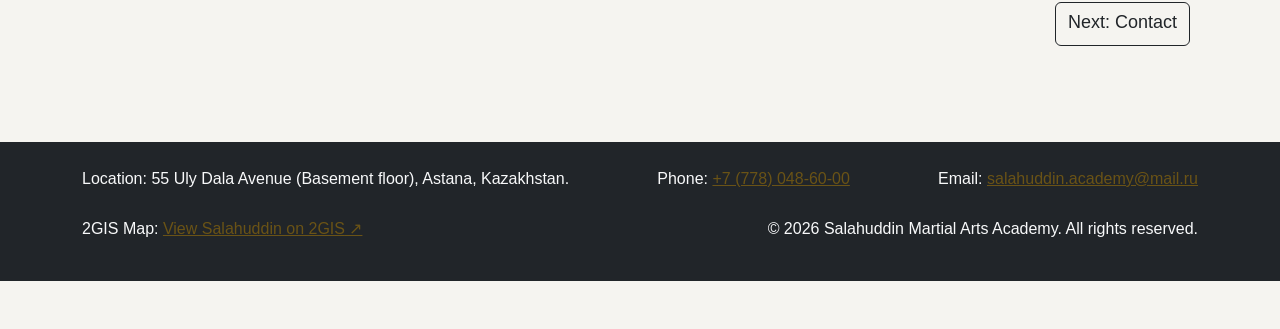
<file: services.html>
<!DOCTYPE html>
<html lang="en">
<head>
    <meta charset="UTF-8">
    <meta name="viewport" content="width=device-width, initial-scale=1.0">
    <meta name="description" content="Services in Astana. Addresses, published class information and contacts.">
    <title>Salahuddin Academy | Services</title>

    <link href="https://cdn.jsdelivr.net/npm/bootstrap@5.3.3/dist/css/bootstrap.min.css" rel="stylesheet">
    <link rel="stylesheet" href="css/style.css">
</head>
<body>
    <a class="skip-link" href="#main-content">Skip to content</a>



    <header class="container pt-4 pb-3" id="top">
        <h1 class="display-5 fw-bold">Services</h1>
    </header>


    <nav class="navbar navbar-expand-lg navbar-dark bg-dark shadow-sm" aria-label="Main navigation">
        <div class="container">
            <a class="navbar-brand fw-semibold" href="index.html">Salahuddin Academy</a>
            <button id="menu-toggle" class="navbar-toggler" type="button" data-bs-toggle="collapse" data-bs-target="#academyNavbar" aria-controls="academyNavbar" aria-expanded="false" aria-label="Toggle navigation">
                <span class="navbar-toggler-icon"></span>
            </button>
            <div class="collapse navbar-collapse" id="academyNavbar">
                <ul class="navbar-nav ms-auto">
                    <li class="nav-item"><a class="nav-link" href="index.html">Home</a></li>
                    <li class="nav-item"><a class="nav-link active" aria-current="page" href="services.html">Services</a></li>
                    <li class="nav-item"><a class="nav-link" href="coaches.html">Coaches</a></li>
                    <li class="nav-item"><a class="nav-link" href="schedule.html">Schedule</a></li>
                    <li class="nav-item"><a class="nav-link" href="pricing.html">Pricing</a></li>
                    <li class="nav-item"><a class="nav-link" href="contact.html">Contact</a></li>
                </ul>
            </div>
        </div>
    </nav>

    <main class="container py-4" id="main-content">
        <div class="row g-4">
        <section class="col-12 col-md-6 bg-white border rounded-3 shadow-sm p-4">
            <h2>Sports at Salahuddin</h2>
            <p>Choose a sport and see the <a href="schedule.html">Schedule</a> for groups, ages and training times.</p>
            <ul>
                <li>Kyokushin Karate: striking and controlled movement.</li>
                <li>Taekwondo: kicks, balance and coordination.</li>
                <li>Judo: throws and grappling on a mat.</li>
                <li>Muay Thai: punches, kicks, knees and elbows.</li>
            </ul>
        </section>

        <section class="col-12 col-md-6 bg-white border rounded-3 shadow-sm p-4" id="enrollment-section">
            <h2>Class registration form</h2>
            <form class="trial-form" id="trial-form">

                <p class="form-note">Your request stays on this device and does not reserve a place.</p>
                <fieldset>
                    <legend>Class details</legend>

                    <fieldset>
                    <legend>Select martial art</legend>
                    <div class="d-flex flex-wrap gap-3 mb-3">
                        <div class="form-check">
                            <input class="form-check-input" type="radio" id="dir-karate" name="sport_direction" value="karate" checked>
                            <label class="form-check-label" for="dir-karate">Kyokushin Karate</label>
                        </div>
                        <div class="form-check">
                            <input class="form-check-input" type="radio" id="dir-taekwondo" name="sport_direction" value="taekwondo">
                            <label class="form-check-label" for="dir-taekwondo">Taekwondo WT</label>
                        </div>
                        <div class="form-check">
                            <input class="form-check-input" type="radio" id="dir-muay-thai" name="sport_direction" value="muay-thai">
                            <label class="form-check-label" for="dir-muay-thai">Muay Thai</label>
                        </div>
                        <div class="form-check">
                            <input class="form-check-input" type="radio" id="dir-judo" name="sport_direction" value="judo">
                            <label class="form-check-label" for="dir-judo">Judo</label>
                        </div>
                    </div>
                    </fieldset>
                    <p>
                        <label for="preferred-date">Preferred class date</label>
                        <input class="form-control" type="date" id="preferred-date" name="preferred_date" required>
                    </p>
                    <p class="guardian-field is-hidden">
                        <label for="guardian-name">Parent or guardian name</label>
                        <input class="form-control" type="text" id="guardian-name" name="guardian_name" maxlength="50" autocomplete="name">
                    </p>
                    <p>
                        <label for="experience-level">Experience:</label>
                        <select class="form-select" id="experience-level" name="experience_level" required>
                            <option value="">-- Select Level --</option>
                            <option value="beginner">Beginner (No prior martial arts experience)</option>
                            <option value="intermediate">Intermediate (1+ years experience)</option>
                            <option value="advanced">Advanced</option>
                        </select>
                    </p>

                    <p>
                        <label for="class-question">Questions about the class:</label><br>
                        <textarea class="form-control" id="class-question" name="class_question" rows="4" placeholder="What would you like to ask?"></textarea>
                    </p>

                    <div class="form-check mb-3">
                        <input class="form-check-input" type="checkbox" id="safety-rules" name="safety_rules" required>
                        <label class="form-check-label" for="safety-rules">I understand this form does not book a class</label>
                    </div>
                </fieldset>

                <p class="form-actions">
                    <button class="btn btn-dark" id="submit-trial-form" type="button">Submit request</button>
                    <button class="btn btn-outline-secondary" id="reset-trial-form" type="reset">Reset</button>
                </p>
                <div class="form-message is-hidden" id="trial-form-result" aria-live="polite">Your details were not sent or saved. Please contact the academy to confirm your request.</div>
            </form>
        </section>
            </div>
</main>

    <footer class="container-fluid bg-dark text-light mt-5 py-4">
        <div class="container text-center text-md-start d-flex flex-column flex-md-row flex-wrap gap-2 justify-content-between">
        <p>Location: 55 Uly Dala Avenue (Basement floor), Astana, Kazakhstan.</p>
        <p>Phone: <a href="tel:+77780486000">+7 (778) 048-60-00</a></p>
        <p>Email: <a href="mailto:salahuddin.academy@mail.ru">salahuddin.academy@mail.ru</a></p>
        <p>2GIS Map: <a href="https://2gis.kz/astana/firm/70000001078856416" target="_blank" rel="noopener noreferrer">View Salahuddin on 2GIS<span aria-hidden="true"> ↗</span><span class="visually-hidden"> (Opens in a new tab)</span></a></p>
        <p>&copy; 2026 Salahuddin Martial Arts Academy. All rights reserved.</p>
        </div>
    </footer>
    <a class="btn btn-outline-dark back-to-top" href="#top">Back to top</a>
    <script src="https://cdn.jsdelivr.net/npm/bootstrap@5.3.3/dist/js/bootstrap.bundle.min.js"></script>
    <script src="https://code.jquery.com/jquery-3.7.1.min.js" defer></script>
    <script src="js/main.js" defer></script>
    <script src="js/jquery-assignment.js" defer></script>
    <script src="js/language.js" defer></script>
</body>
</html>
</file>
<file: css/style.css>
body { background: #f5f4f0; color: #242824; font-family: Arial, Helvetica, sans-serif; line-height: 1.6; }
a { color: #80651f; }
a:focus-visible, button:focus-visible, input:focus-visible, select:focus-visible { outline: 2px solid #80651f; outline-offset: 2px; }
.navbar .nav-link.active { color: #fff; text-decoration: underline; text-underline-offset: 5px; }
.content-panel { color: #242824; }
.content-panel h2, .content-panel h3 { font-family: Georgia, 'Times New Roman', serif; }
.poster img, figure img { max-width: 100%; height: auto; border-radius: .25rem; }
figure { margin: 1rem 0; }
figcaption { color: #6c757d; font-size: .875rem; }
.form-note { background: #f5f4f0; border-left: 4px solid #80651f; padding: .75rem; }
fieldset { border: 1px solid #d8dbd3; border-radius: .25rem; padding: 1rem; margin-bottom: 1rem; }
legend { float: none; width: auto; padding: 0 .25rem; }

.is-hidden { display: none !important; }
.is-active { outline: 2px solid #80651f; outline-offset: 2px; }
.is-selected { background: #f5f4f0; border-color: #80651f; }
.is-error { border-color: #b02a37 !important; }
.is-success { border-color: #146c43 !important; }
.form-message { min-height: 3rem; padding: .75rem; border: 1px solid #d8dbd3; border-radius: .25rem; }

/* The skip link, focus ring and control size repair keyboard and touch access. */
.skip-link { position: absolute; top: -5rem; left: 1rem; z-index: 1100; padding: .75rem 1rem; background: #fff; color: #242824; }
.skip-link:focus { top: 1rem; }
.btn { min-height: 44px; }
.back-to-top { position: fixed; right: 1rem; bottom: 1rem; z-index: 1020; background: #fff; }
#language-switcher { position: fixed; left: 1rem; bottom: 1rem; z-index: 1030; }
#language-switcher .btn { min-width: 44px; }
.text-muted, .text-secondary, figcaption { color: #49534c !important; }
a { color: #6a5316; }
@media (max-width: 575.98px) { .back-to-top { bottom: 7rem; } #language-switcher { max-width: calc(100vw - 2rem); } body { padding-bottom: 7rem !important; } }

.poster-thumb { width: 180px; max-width: 100%; height: auto; }
.poster img { width: 270px; max-width: 100%; height: auto; }

/* Larger reading and touch targets address the endterm usability concern. */
main, .navbar .nav-link { font-size: 1.125rem; }
main .btn, header .btn { font-size: 1.125rem; }

/* The existing Home panels needed clearer separation and more readable links. */
#about-club { border-left: 4px solid #80651f !important; }
#home-explore-links > li + li { margin-top: .65rem; }
#home-explore-links a { font-weight: 700; }
</file>
